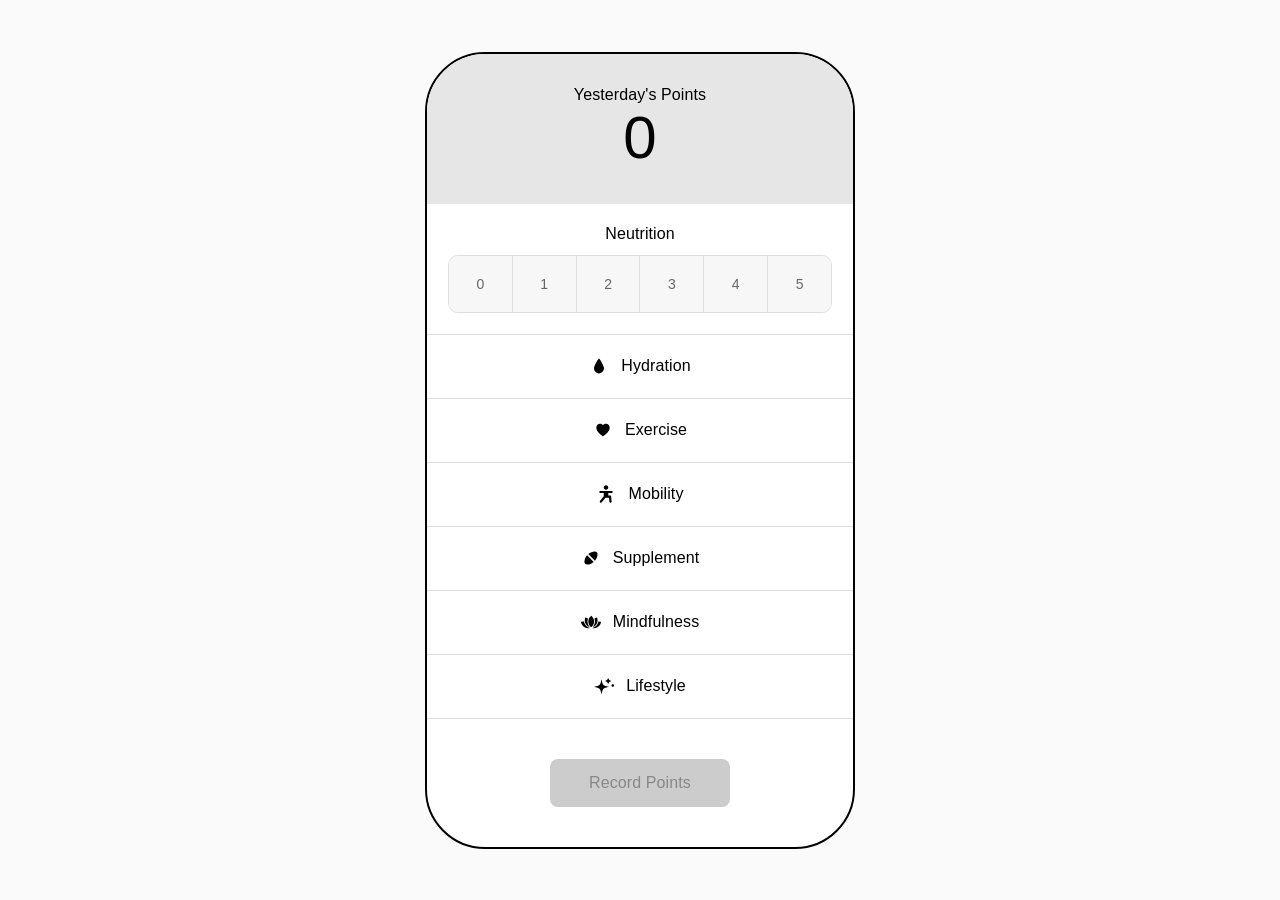
<file: index.html>
<!DOCTYPE html>
<html lang="en">
<head>
<meta charset="UTF-8">
<meta name="viewport" content="width=device-width, initial-scale=1, viewport-fit=cover">
<title>Habit Tracker Prototype</title>
<link rel="stylesheet" href="resources/css/styles.css">
</head>
<body>

<div class="phone">
  <div class="counter">
    <div class="label">Yesterday's Points</div>
    <div class="num" id="pointsNum">0</div>
    <!-- <div class="sub">points</div> -->
  </div>

  <div class="selection">
    <div class="title">Neutrition</div>
    <div class="scale" id="nutritionScale">
      <button data-val="0">0</button>
      <button data-val="1">1</button>
      <button data-val="2">2</button>
      <button data-val="3">3</button>
      <button data-val="4">4</button>
      <button data-val="5">5</button>
    </div>
  </div>

  <div id="habitList"></div>

  <div class="button-area">
    <a href="confirmation.html"><button class="record-btn" id="recordBtn">Record Points</button></a>
  </div>
</div>

<script src="resources/js/script.js"></script>
</body>
</html>
</file>
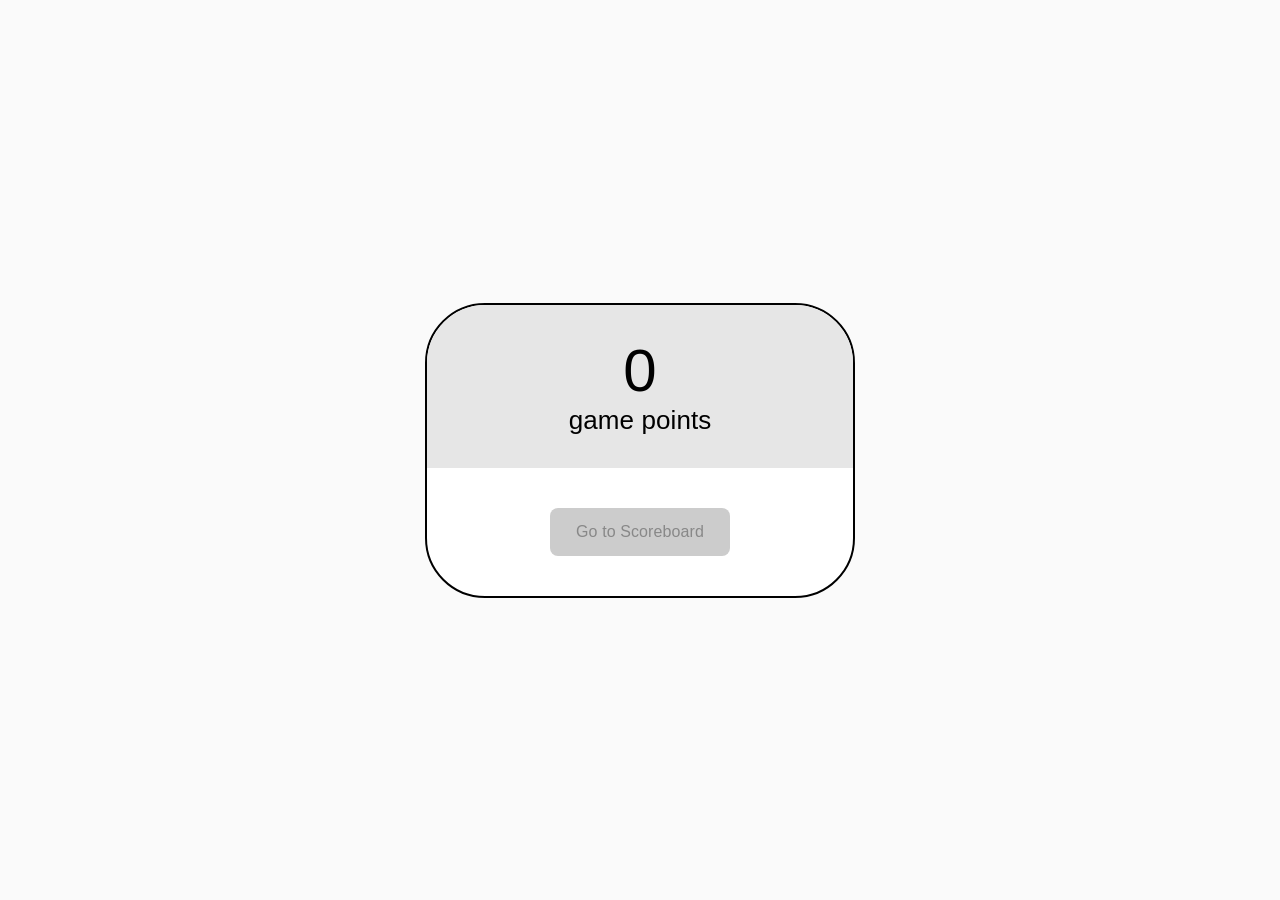
<file: confirm.html>
<!DOCTYPE html>
<html lang="en">
<head>
<meta charset="UTF-8">
<meta name="viewport" content="width=device-width, initial-scale=1, viewport-fit=cover">
<title>Habit Tracker Prototype</title>
<link rel="stylesheet" href="resources/css/styles.css">
</head>
<body>

<div class="phone">
  <div class="counter">
    <div class="num" id="pointsNum">0</div>
    <div class="sub">game points</div>
  </div>


  <div class="button-area">
    <button class="record-btn" id="recordBtn">Go to Scoreboard</button>
  </div>
</div>

<script src="resources/js/script.js"></script>
</body>
</html>
</file>
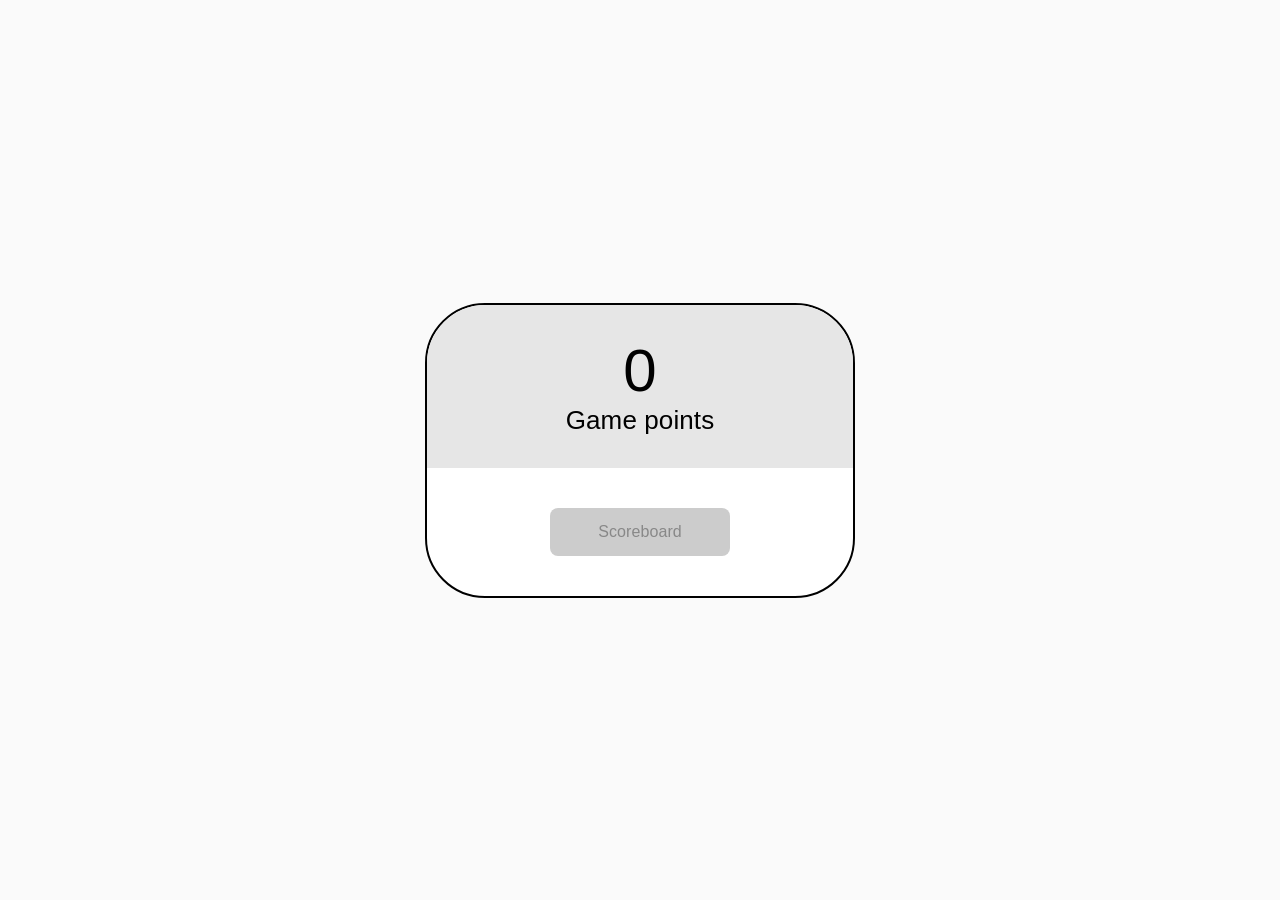
<file: confirmation.html>
<!DOCTYPE html>
<html lang="en">
<head>
<meta charset="UTF-8">
<meta name="viewport" content="width=device-width, initial-scale=1, viewport-fit=cover">
<title>Habit Tracker Prototype</title>
<link rel="stylesheet" href="resources/css/styles.css">
</head>
<body>

<div class="phone">
  <div class="counter">
    <div class="num" id="pointsNum">0</div>
    <div class="sub">Game points</div>
  </div>



  <div class="button-area">
    <button class="record-btn" id="recordBtn">Scoreboard</button>
  </div>
</div>

<script src="resources/js/confirmation.js"></script>
</body>
</html>
</file>
<file: resources/css/styles.css>
:root {
  --green: #34c759;
  --red: #ff383c;
  --border: #ddd;
  --gray-bg: #e6e6e6;
  --gray-item: #f7f7f7;
  --gray-text: #666;
  --zone: 84px;
}
* { box-sizing: border-box; -webkit-tap-highlight-color: transparent; }
html { margin: 0; }
body {
  margin: 0;
  min-height: 100dvh;
  background: #fff;
  display: flex;
  flex-direction: column;
  align-items: center;      /* centers .phone once it's narrower than the viewport (desktop) */
  justify-content: flex-start;
  font-family: -apple-system, "Helvetica Neue", Helvetica, Arial, sans-serif;
  color: #000;
}
.phone {
  width: 100%;
  max-width: 430px;
  min-height: 100dvh;
  background: #fff;
  border: none;
  border-radius: 0;
  overflow: hidden;
  display: flex;
  flex-direction: column;
}
/* Desktop / tablet preview: restore the phone-mockup chrome */
@media (min-width: 500px) {
  body { background: #fafafa; padding: 24px 0; justify-content: center; }
  .phone {
    min-height: auto;
    border: 2px solid #000;
    border-radius: 60px;
  }
}

.counter {
  background: var(--gray-bg);
  padding: 32px 0px 32px 0px;
  display: flex;
  flex-direction: column;
  align-items: center;
  justify-content: center;
  text-align: center;
  letter-spacing: 0.1px;
  flex-shrink: 0;
}
.counter .label { font-size: 16px; font-weight: 500; }
.counter .num { font-size: 60px; font-weight: 500; line-height: 1; margin: 4px 0; transition: transform 0.15s ease; }
.counter .num.bump { transform: scale(1.12); }
.counter .sub { font-size: 26px; font-weight: 500; }



.selection {
  background: #fff;
  border-bottom: 1px solid var(--border);
  padding: 21px;
  display: flex;
  flex-direction: column;
  align-items: center;
  gap: 12px;
}
.selection .title { font-size: 16px; font-weight: 500; letter-spacing: 0.1px; }
.scale {
  border: 1px solid var(--border);
  border-radius: 10px;
  overflow: hidden;
  display: flex;
  width: 100%;
}
.scale button {
  flex: 1;
  border: none;
  border-right: 1px solid var(--border);
  background: var(--gray-item);
  color: var(--gray-text);
  font-size: 14px;
  font-weight: 500;
  padding: 20px 0;
  cursor: pointer;
}
.scale button:last-child { border-right: none; }
.scale button.active { background: #000; color: #fff; }

.habit-row {
  position: relative;
  background: #fff;
  border-bottom: 1px solid var(--border);
  height: 64px;
  display: flex;
  align-items: center;
  justify-content: center;
  overflow: hidden;
  cursor: grab;
  touch-action: pan-y;
  user-select: none;
}
.habit-row.dragging { cursor: grabbing; }

.track {
  position: absolute;
  top: 0; bottom: 0;
  width: 0;
  overflow: hidden;
  transition: width 0.2s ease;
  z-index: 0;
}
.habit-row.dragging .track { transition: none; }
.track-left { left: 0; background: var(--green); }
.track-right { right: 0; background: var(--red); }

.thumb-indicator {
  position: absolute;
  top: 50%;
  transform: translateY(-50%);
  width: 24px;
  height: 24px;
  display: flex;
  align-items: center;
  justify-content: center;
  font-size: 16px;
  opacity: 0;
  transition: opacity 0.2s ease;
  z-index: 1;
}
.habit-row.dragging .thumb-indicator { transition: none; }
.thumb-left { left: 30px; }
.thumb-right { right: 30px; }

.panel {
  position: relative;
  z-index: 2;
  background: #fff;
  display: flex;
  align-items: center;
  justify-content: center;
  gap: 12px;
  padding: 0 30px;
  transition: transform 0.2s ease;
}
.habit-row.dragging .panel { transition: none; }
.panel .icon { width: 20px; height: 20px; object-fit: contain; flex-shrink: 0; display: block; }
.panel .name { font-size: 16px; font-weight: 500; letter-spacing: 0.1px; }

.button-area {
  padding: 40px;
  display: flex;
  justify-content: center;
  margin-top: auto;
}
.record-btn {
  height: 48px;
  padding: 0 20px;
  border-radius: 8px;
  border: none;
  font-size: 16px;
  font-weight: 500;
  letter-spacing: 0.1px;
  cursor: pointer;
  background: #ccc;
  color: #888;
  min-width: 180px;
  transition: background 0.15s ease, color 0.15s ease, transform 0.1s ease;
}
.record-btn.ready { background: #000; color: #fff; }
.record-btn.saved { background: var(--green); color: #fff; }
.record-btn:active { transform: scale(0.97); }
</file>
